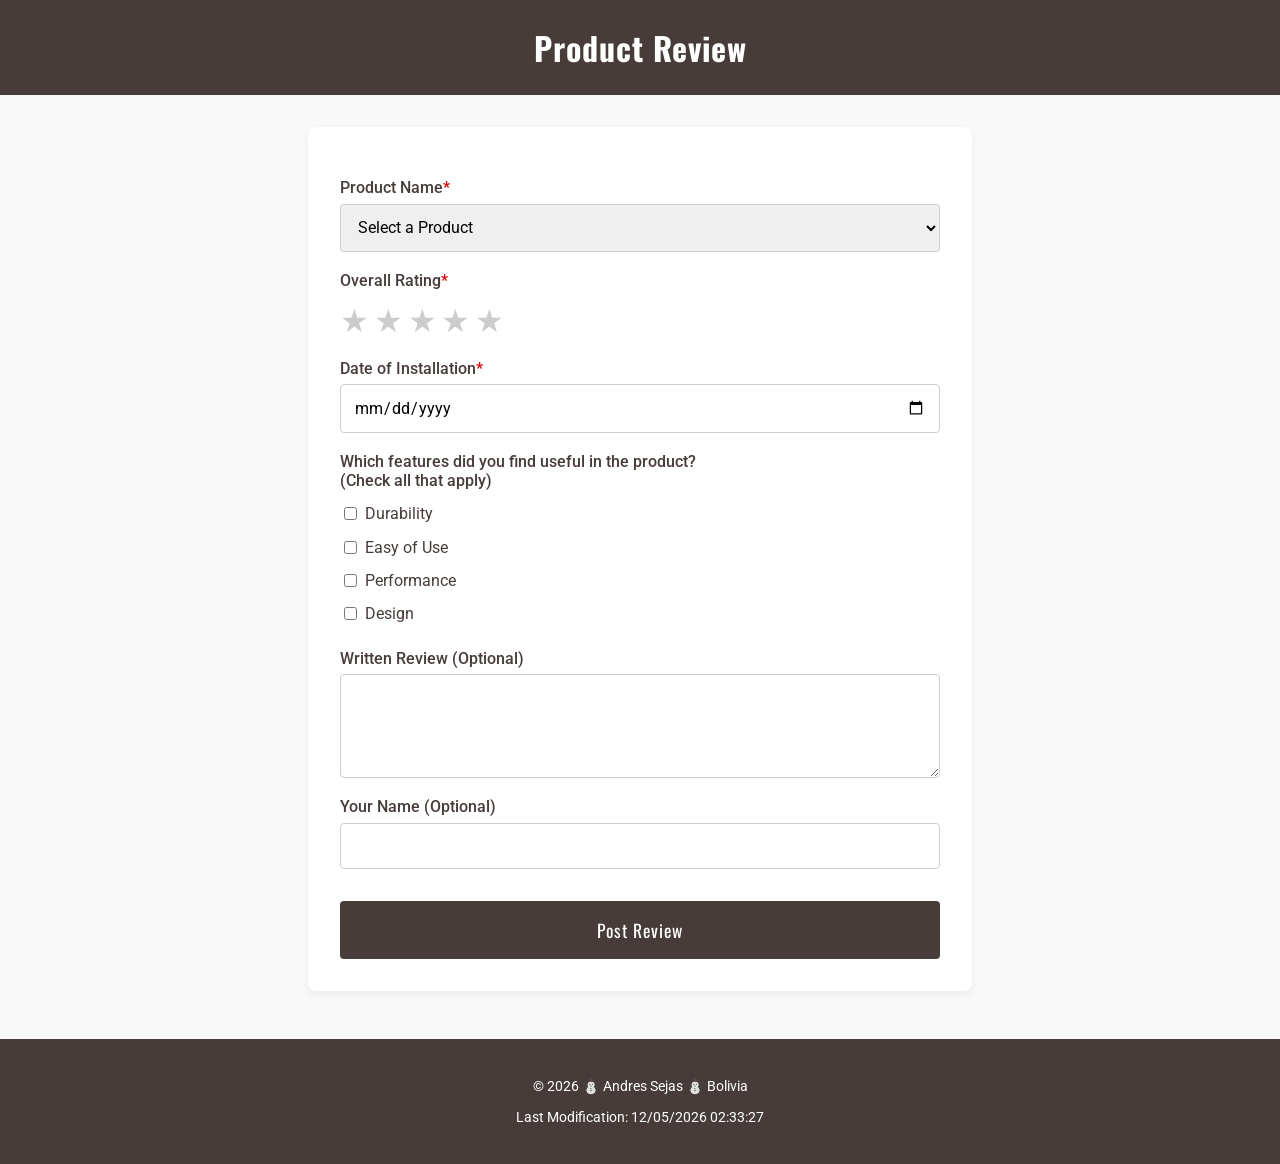
<file: form.html>
<!DOCTYPE html>
<html lang="en">

<head>
    <meta charset="UTF-8">
    <meta name="viewport" content="width=device-width, initial-scale=1.0">
    <title>Product Review</title>
    <meta name="description" content="Complete this form to submit your product reviews, ratings, and valuable feedback.">
    <meta name="author" content="Andres Sejas">

    <link rel="stylesheet" href="styles/form.css">

    <script src="scripts/getdates.js" defer></script>
    <script src="scripts/form.js" defer></script>

    <link rel="preconnect" href="https://fonts.googleapis.com">
    <link rel="preconnect" href="https://fonts.gstatic.com" crossorigin>
    <link href="https://fonts.googleapis.com/css2?family=Oswald:wght@200..700&family=Roboto:ital,wght@0,100..900;1,100..900&display=swap" rel="stylesheet">
    
</head>

<body>
    <header>
        <h1>Product Review</h1>
    </header>
    <main>
        <form action="review.html" method="get">
            <label class="req" for="productName">Product Name</label>
            <select name="productName" id="productName" required>
                <option value="" disabled selected>Select a Product</option>
            </select>

            <label class="req">Overall Rating</label>
            <div class="stars">
                <input type="radio" id="fivestar" name="stars" value="5" required><label for="fivestar"></label>
                <input type="radio" id="fourstar" name="stars" value="4" required><label for="fourstar"></label>
                <input type="radio" id="threestar" name="stars" value="3" required><label for="threestar"></label>
                <input type="radio" id="twostar" name="stars" value="2" required><label for="twostar"></label>
                <input type="radio" id="onestar" name="stars" value="1" required><label for="onestar"></label>
            </div>

            <label class="req" for="installationDate">Date of Installation</label>
            <input type="date" id="installationDate" name="installationDate" required>

            <label>Which features did you find useful in the product?<br>(Check all that apply)</label>
            <label><input type="checkbox" id="durability" name="usefulFeatures" value="durability"> Durability</label>
            <label><input type="checkbox" id="easyUse" name="usefulFeatures" value="easyUse"> Easy of Use</label>
            <label><input type="checkbox" id="performance" name="usefulFeatures" value="performance">
                Performance</label>
            <label><input type="checkbox" id="design" name="usefulFeatures" value="design"> Design</label>

            <label for="review">Written Review (Optional)</label>
            <textarea id="review" name="review" rows="4"></textarea>

            <label for="userName">Your Name (Optional)</label>
            <input type="text" id="userName" name="userName">

            <button type="submit" value="Post Review">Post Review</button>
        </form>
    </main>
    <footer>
        <p>&copy; <span id="currentyear"></span> ⛄ Andres Sejas ⛄ Bolivia</p>
        <p id="lastModified"></p>
    </footer>
</body>

</html>
</file>
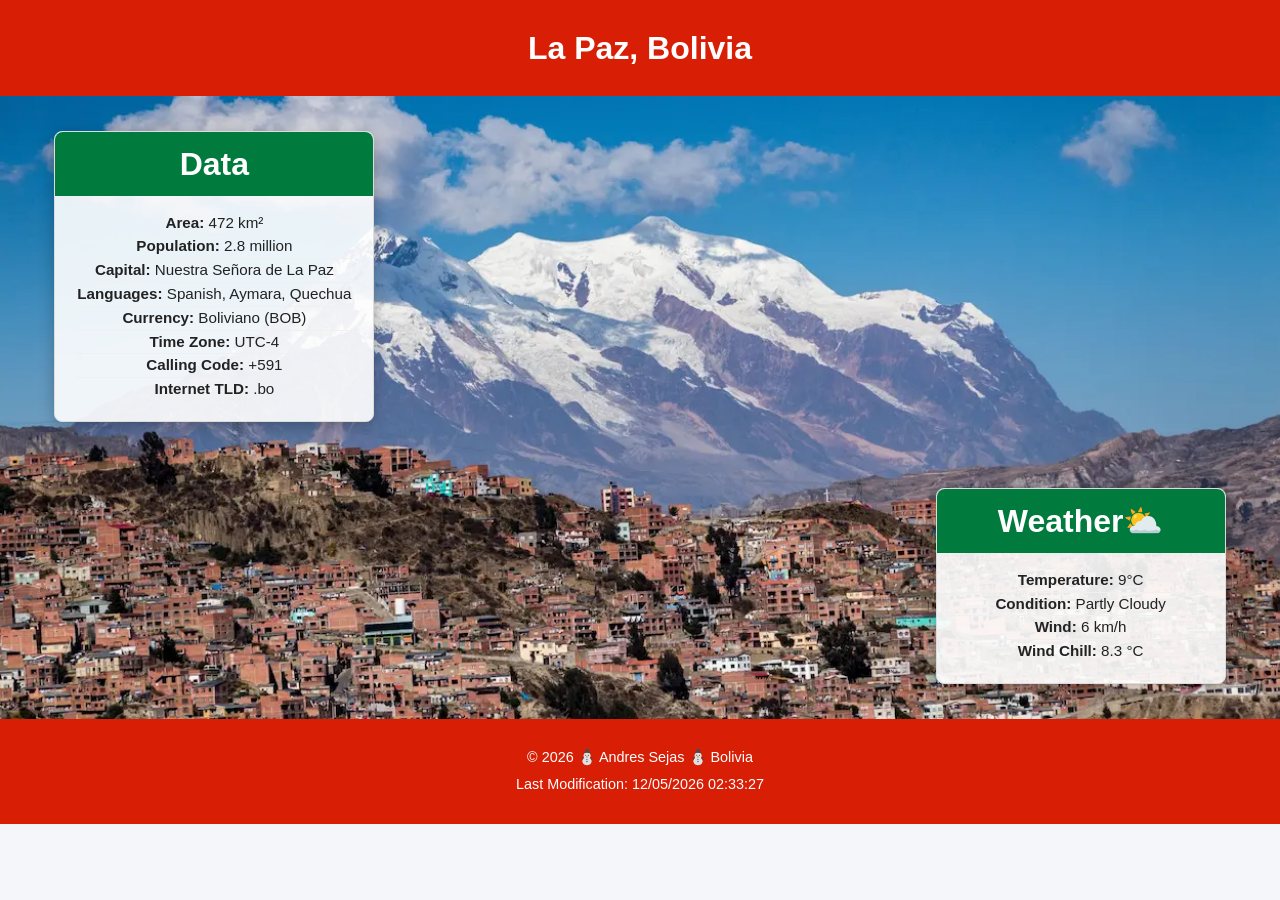
<file: place.html>
<!DOCTYPE html>
<html lang="en">
<head>
    <meta charset="UTF-8">
    <meta name="viewport" content="width=device-width, initial-scale=1.0">
    <title>My Country Page</title>
    <meta name="description" content="Discover La Paz, Bolivia, its geography, culture, and weather details.">
    <meta name="author" content="Andres Sejas">

    <link rel="stylesheet" href="styles/place.css">
    <link rel="stylesheet" href="styles/place-large.css">

    <script src="scripts/place.js" defer></script>
    <script src="scripts/getdates.js" defer></script>
</head>
<body>
    <header>
        <h1>La Paz, Bolivia</h1>
    </header>
    
    <main>
        <div class="hero">
            <picture>
                <source media="(min-width: 768px)" srcset="images/la-paz-large.webp">
                <img src="images/la-paz-small.webp" alt="La Paz and Mount Illimani" width="800" height="500">
            </picture>
        </div>

        <section class="card data-card">
            <h2>Data</h2>
            <ul>
                <li><strong>Area:</strong> 472 km²</li>
                <li><strong>Population:</strong> 2.8 million</li>
                <li><strong>Capital:</strong> Nuestra Señora de La Paz</li>
                <li><strong>Languages:</strong> Spanish, Aymara, Quechua</li>
                <li><strong>Currency:</strong> Boliviano (BOB)</li>
                <li><strong>Time Zone:</strong> UTC-4</li>
                <li><strong>Calling Code:</strong> +591</li>
                <li><strong>Internet TLD:</strong> .bo</li>
            </ul>
        </section>

        <section class="card weather-card">
            <h2>Weather</h2>
            <img id="weathericon" src="images/weather-icon.svg" alt="Sun and cloud weather symbol" width="150">
            <ul>
                <li><strong>Temperature:</strong> <span id="temp">9</span>°C</li>
                <li><strong>Condition:</strong> Partly Cloudy</li>
                <li><strong>Wind:</strong> <span id="wind">6</span> km/h</li>
                <li><strong>Wind Chill:</strong> <span id="windchill"></span></li>
            </ul>
        </section>
    </main>

    <footer>
        <p>&copy; <span id="currentyear"></span> ⛄ Andres Sejas ⛄ Bolivia</p>
        <p id="lastModified"></p>
    </footer>
</body>
</html>
</file>
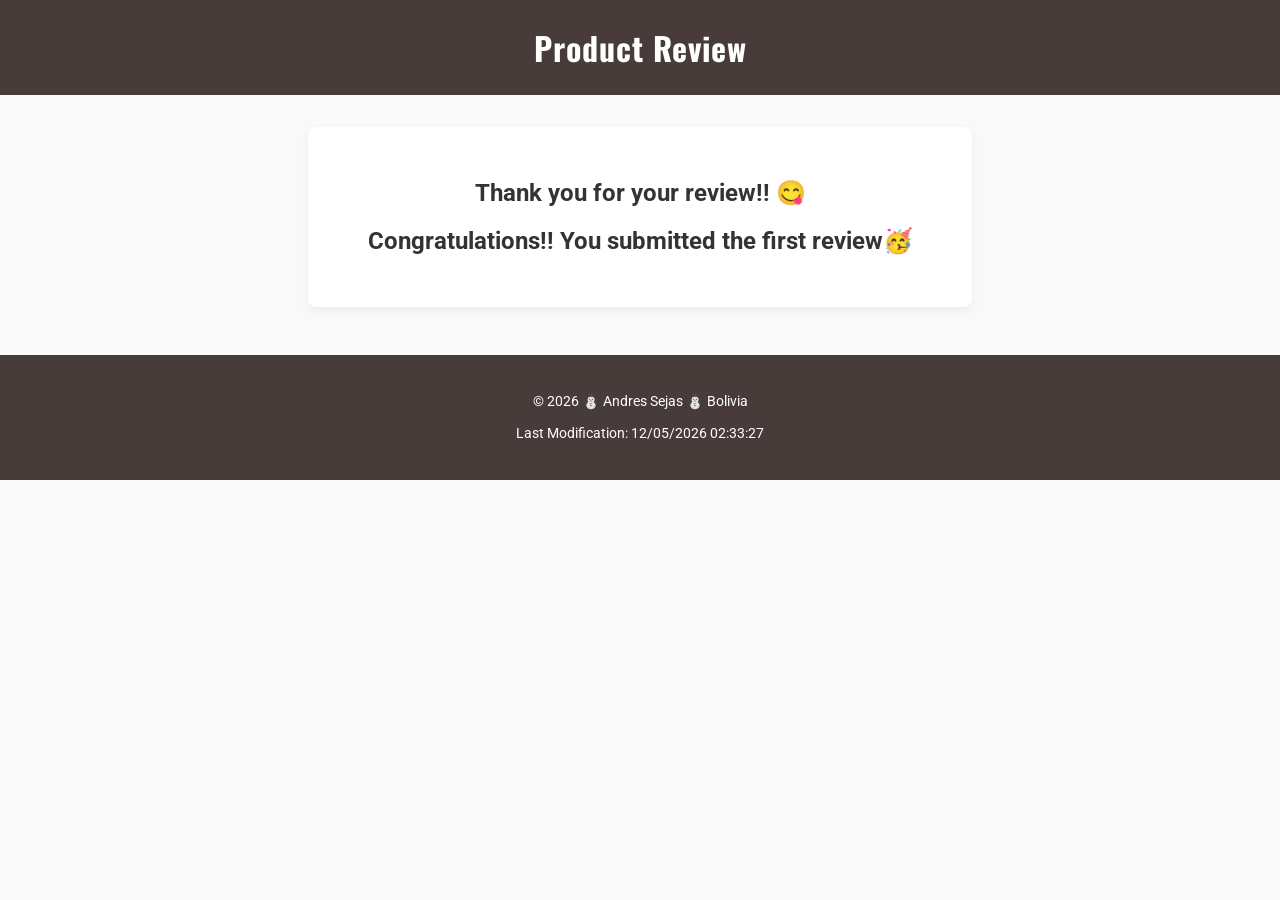
<file: review.html>
<!DOCTYPE html>
<html lang="en">

<head>
    <meta charset="UTF-8">
    <meta name="viewport" content="width=device-width, initial-scale=1.0">
    <title>Product Review</title>
    <meta name="description" content="Form page to submit product reviews and feedback.">
    <meta name="author" content="Andres Sejas">

    <link rel="stylesheet" href="styles/form.css">

    <script src="scripts/getdates.js" defer></script>
    <script src="scripts/review.js" defer></script>

    <link rel="preconnect" href="https://fonts.googleapis.com">
    <link rel="preconnect" href="https://fonts.gstatic.com" crossorigin>
    <link href="https://fonts.googleapis.com/css2?family=Oswald:wght@200..700&family=Roboto:ital,wght@0,100..900;1,100..900&display=swap" rel="stylesheet">
</head>

<body>
    <header>
        <h1>Product Review</h1>
    </header>
    <main class="card-confirmation">
        <h2>Thank you for your review!! 😋</h2>
        <h2 id="textNumber"></h2>
    </main>
    <footer>
        <p>&copy; <span id="currentyear"></span> ⛄ Andres Sejas ⛄ Bolivia</p>
        <p id="lastModified"></p>
    </footer>
</body>

</html>
</file>
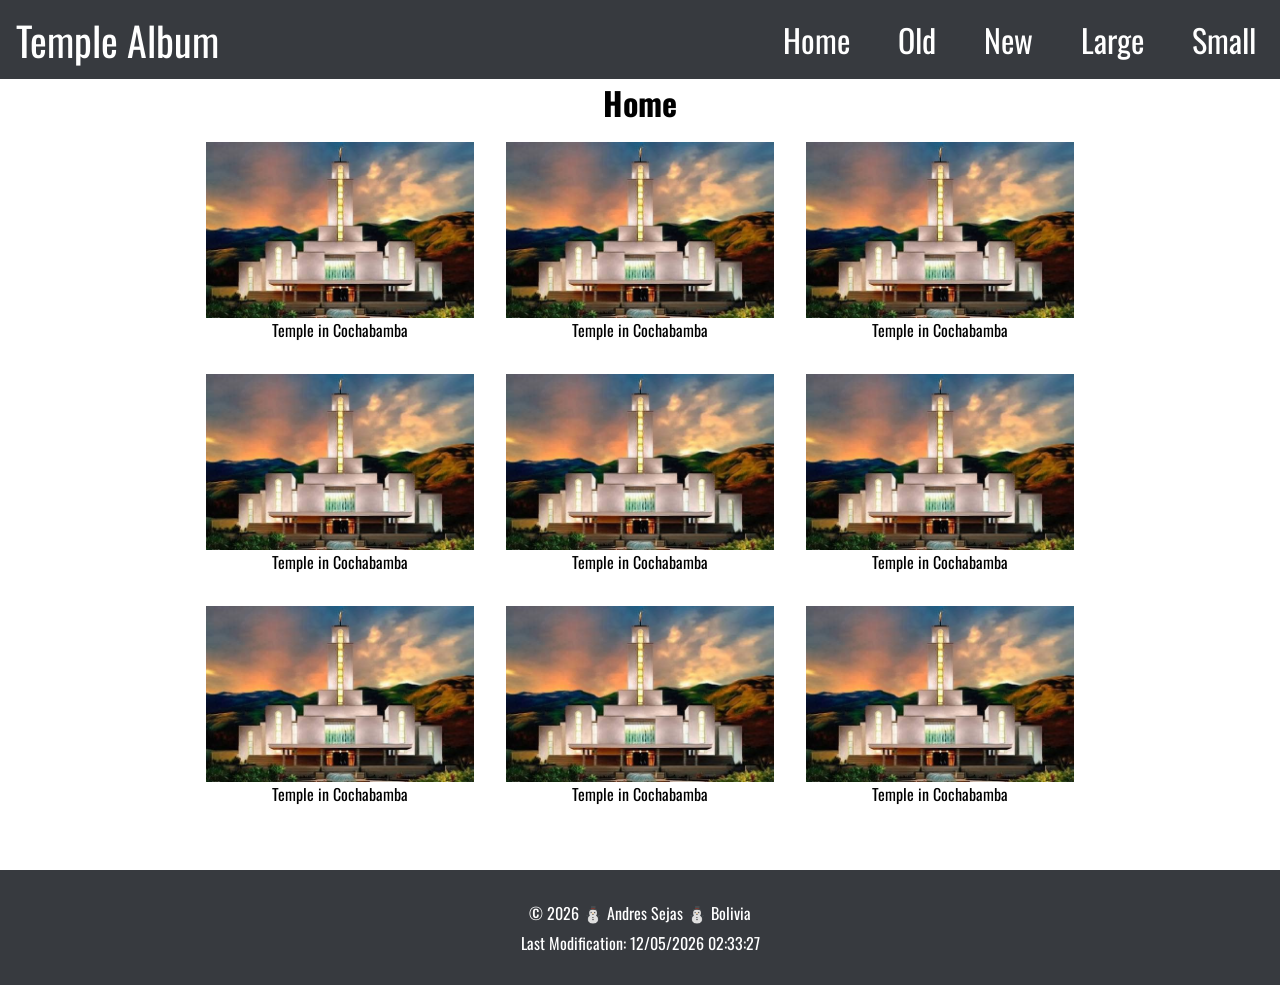
<file: temples.html>
<!DOCTYPE html>
<html lang="en">
<head>
    <meta charset="UTF-8">
    <meta name="viewport" content="width=device-width, initial-scale=1.0">
    <title>My temples Website</title>
    <meta name="description" content="A website dedicated to showcasing various temples around the world. Explore the rich history, architecture, and cultural significance of these sacred places.">
    <meta name="author" content="Andres Sejas">

    <link rel="stylesheet" href="styles/temples.css">
    <link rel="stylesheet" href="styles/temples-large.css">

    <script src="scripts/temples.js" defer></script>
    <script src="scripts/getdates.js" defer></script>

    <link rel="preconnect" href="https://fonts.googleapis.com">
    <link rel="preconnect" href="https://fonts.gstatic.com" crossorigin>
    <link href="https://fonts.googleapis.com/css2?family=Oswald:wght@200..700&family=Roboto:ital,wght@0,100..900;1,100..900&display=swap" rel="stylesheet">
</head>
<body>
    <header>
        <p class="title">Temple Album</p>
        <a id="menu" href="#" aria-label="open menu"></a>
        <nav>
            <ul>
                <li><a href="index.html">Home</a></li>
                <li><a href="#">Old</a></li>
                <li><a href="#">New</a></li>
                <li><a href="#">Large</a></li>
                <li><a href="#">Small</a></li>
            </ul>
        </nav>
    </header>
    <main>
        <h1>Home</h1>
        <div class="container">
            <figure>
                <img src="images/cochabamba-temple.jpg" alt="Temple in Cochabamba" width="300" height="197">
                <figcaption>Temple in Cochabamba</figcaption>
            </figure>
            <figure>
                <img src="images/cochabamba-temple.jpg" alt="Temple in Cochabamba" width="300" height="197">
                <figcaption>Temple in Cochabamba</figcaption>
            </figure>
            <figure>
                <img src="images/cochabamba-temple.jpg" alt="Temple in Cochabamba" width="300" height="197">
                <figcaption>Temple in Cochabamba</figcaption>
            </figure>
            <figure>
                <img src="images/cochabamba-temple.jpg" alt="Temple in Cochabamba" width="300" height="197">
                <figcaption>Temple in Cochabamba</figcaption>
            </figure>
            <figure>
                <img src="images/cochabamba-temple.jpg" alt="Temple in Cochabamba" width="300" height="197">
                <figcaption>Temple in Cochabamba</figcaption>
            </figure>
            <figure>
                <img src="images/cochabamba-temple.jpg" alt="Temple in Cochabamba" width="300" height="197">
                <figcaption>Temple in Cochabamba</figcaption>
            </figure>
            <figure>
                <img src="images/cochabamba-temple.jpg" alt="Temple in Cochabamba" width="300" height="197">
                <figcaption>Temple in Cochabamba</figcaption>
            </figure>
            <figure>
                <img src="images/cochabamba-temple.jpg" alt="Temple in Cochabamba" width="300" height="197">
                <figcaption>Temple in Cochabamba</figcaption>
            </figure>
            <figure>
                <img src="images/cochabamba-temple.jpg" alt="Temple in Cochabamba" width="300" height="197">
                <figcaption>Temple in Cochabamba</figcaption>
            </figure>
        </div>
    </main>
    <footer>
        <p>&copy; <span id="currentyear"></span> ⛄ Andres Sejas ⛄ Bolivia</p>
        <p id="lastModified"></p>
    </footer>
</body>
</html>
</file>
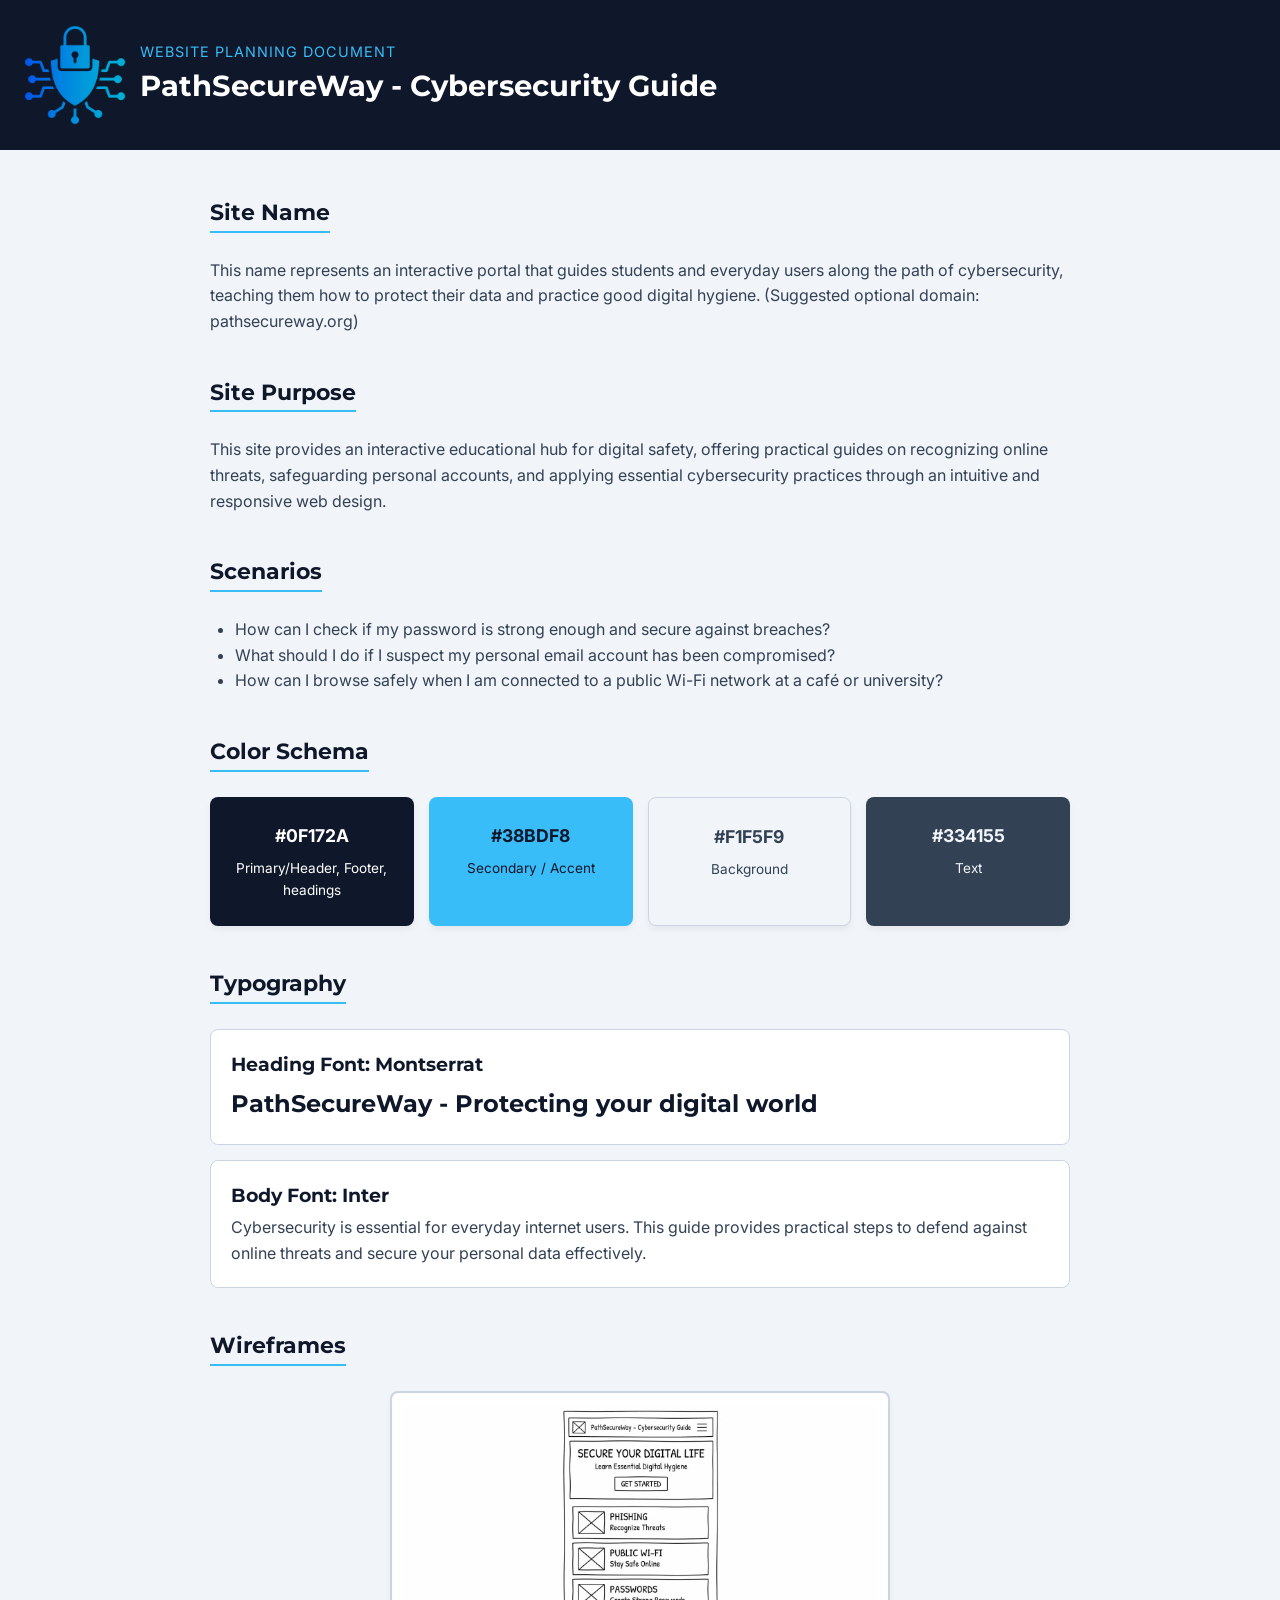
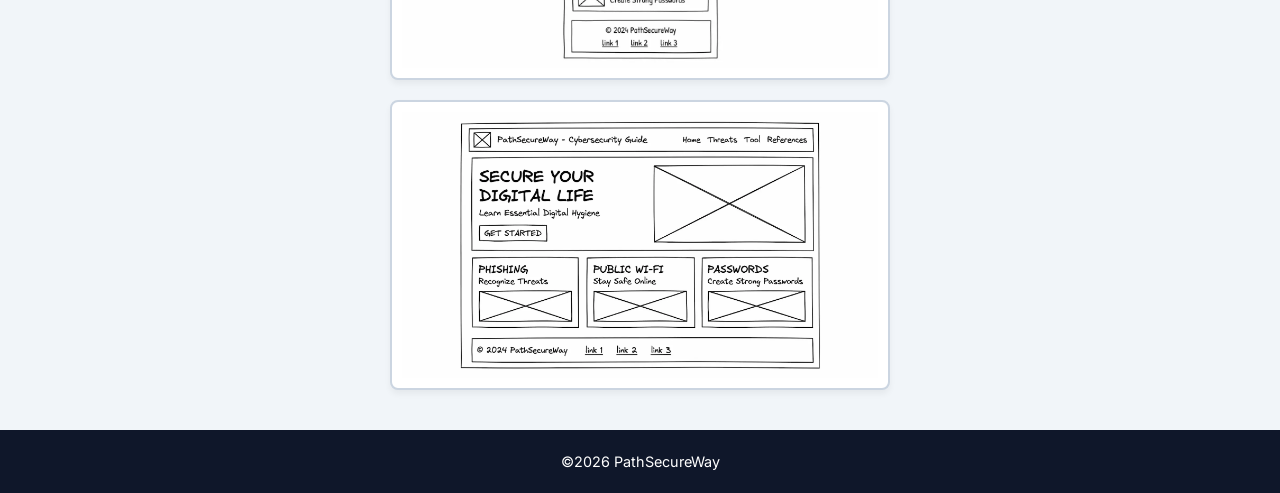
<file: finalproject/siteplan.html>
<!DOCTYPE html>
<html lang="en">
<head>
    <meta charset="UTF-8">
    <meta name="viewport" content="width=device-width, initial-scale=1.0">
    <title>Final Project Site Plan</title>
    <meta name="description" content="Website planning document for PathSecureWay, a cybersecurity educational guide and resource portal.">
    <meta name="author" content="Andres Sejas">

    <link rel="stylesheet" href="styles/siteplan.css">

    <link rel="preconnect" href="https://fonts.googleapis.com">
<link rel="preconnect" href="https://fonts.gstatic.com" crossorigin>
<link href="https://fonts.googleapis.com/css2?family=Inter:ital,opsz,wght@0,14..32,100..900;1,14..32,100..900&family=Montserrat:ital,wght@0,100..900;1,100..900&display=swap" rel="stylesheet">
</head>
<body>
    <header>
        <img src="images/logo.webp" alt="a padlock with a shield and circuitry" width="100" height="100" loading="lazy">
        <div class="title">
            <p>Website Planning Document</p>
            <h1>PathSecureWay - Cybersecurity Guide</h1>
        </div>
    </header>
    <main>
        <h2>Site Name</h2>
        <p>This name represents an interactive portal that guides students and everyday users along the path of cybersecurity, teaching them how to protect their data and practice good digital hygiene. (Suggested optional domain: pathsecureway.org)</p>
        
        <h2>Site Purpose</h2>
        <p>This site provides an interactive educational hub for digital safety, offering practical guides on recognizing online threats, safeguarding personal accounts, and applying essential cybersecurity practices through an intuitive and responsive web design.</p>
        
        <h2>Scenarios</h2>
        <ul>
            <li>
                <p>How can I check if my password is strong enough and secure against breaches?</p>
            </li>
            <li>
                <p>What should I do if I suspect my personal email account has been compromised?</p>
            </li>
            <li>
                <p>How can I browse safely when I am connected to a public Wi-Fi network at a café or university?</p>
            </li>
        </ul>
        
        <h2>Color Schema</h2>        
        <div class="color-box-container">
            <div class="color-card primary">
                <span class="hex">#0F172A</span>
                <span class="usage">Primary/Header, Footer, headings</span>
            </div>
            
            <div class="color-card secondary">
                <span class="hex">#38BDF8</span>
                <span class="usage">Secondary / Accent</span>
            </div>
            
            <div class="color-card background">
                <span class="hex">#F1F5F9</span>
                <span class="usage">Background</span>
            </div>
            
            <div class="color-card text">
                <span class="hex">#334155</span>
                <span class="usage">Text</span>
            </div>
        </div>

        <h2>Typography</h2>
        <div class="fonts-container">
            <div class="font-example">
                <h3>Heading Font: Montserrat</h3>
                <p class="sample-heading">PathSecureWay - Protecting your digital world</p>
            </div>
    
            <div class="font-example">
                <h3>Body Font: Inter</h3>
                <p class="sample-body">Cybersecurity is essential for everyday internet users. This guide provides practical steps to defend against online threats and secure your personal data effectively.</p>
            </div>
        </div>

        <h2>Wireframes</h2>
        <div class="wireframes">
            <img src="images/phonewire.webp" alt="It's a phone website wireframe" loading="lazy" height="300">
            <img src="images/desktopwire.webp" alt="It's a desktop website wireframe" loading="lazy" height="300">
        </div>

    </main>
    <footer>
                <p>&copy;2026 PathSecureWay</p>
    </footer>
</body> 
</html>
</file>
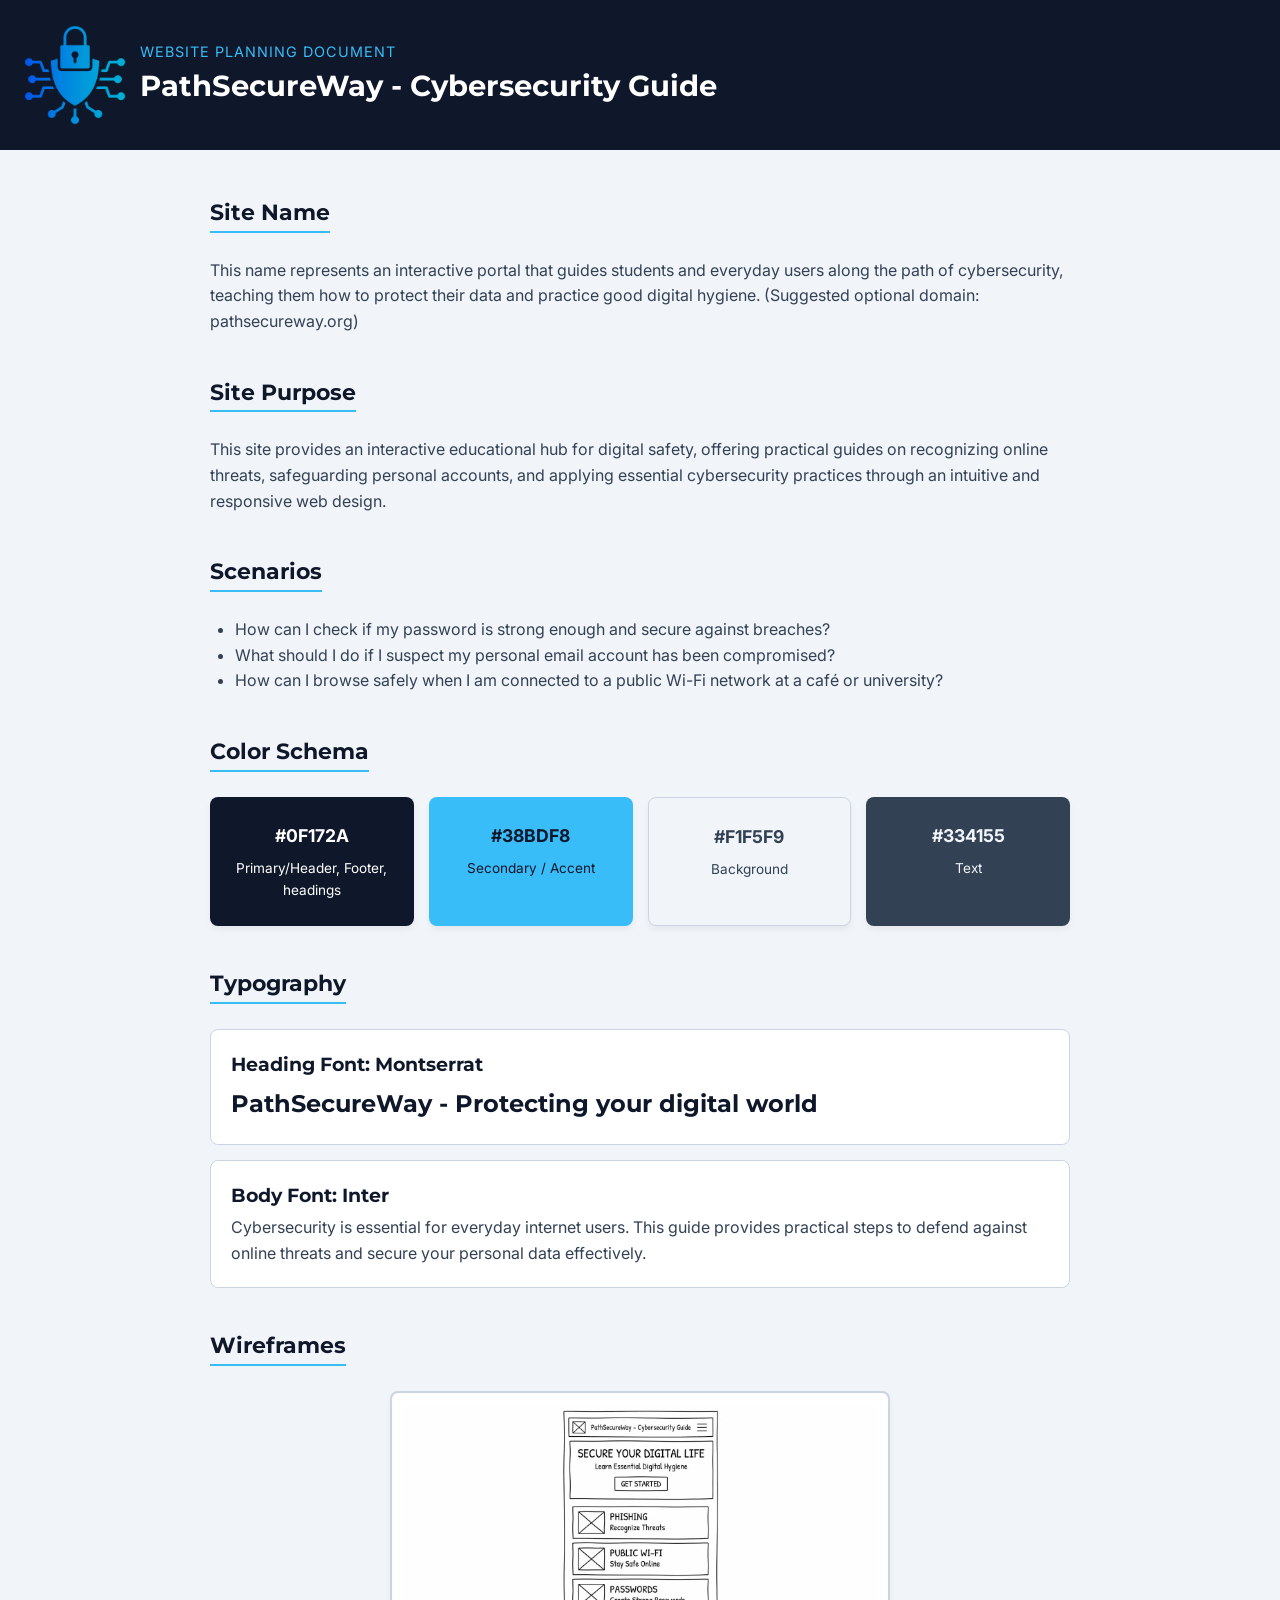
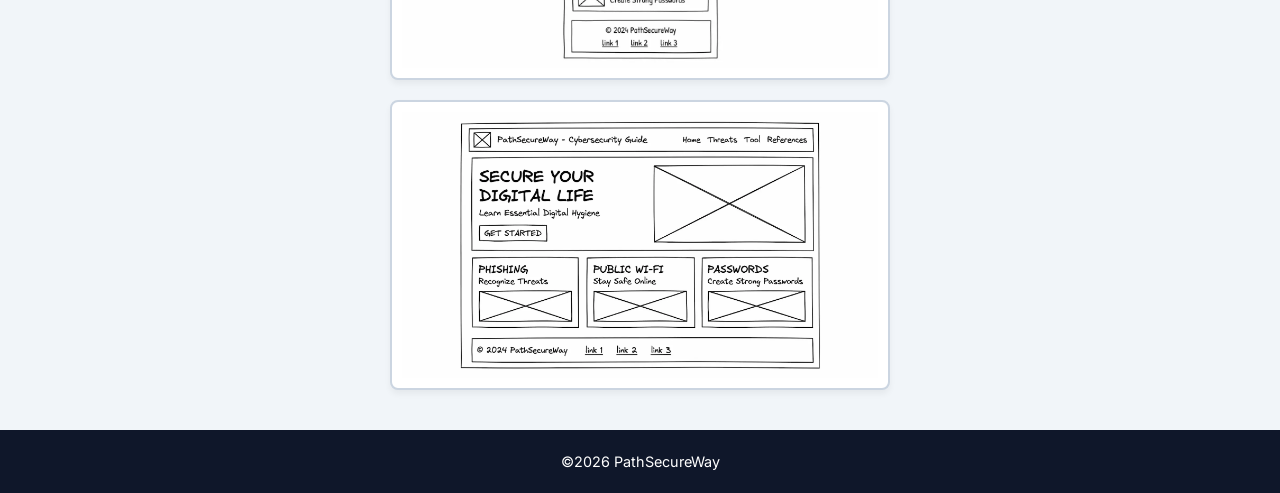
<file: project/siteplan.html>
<!DOCTYPE html>
<html lang="en">
<head>
    <meta charset="UTF-8">
    <meta name="viewport" content="width=device-width, initial-scale=1.0">
    <title>Final Project Site Plan</title>
    <meta name="description" content="Website planning document for PathSecureWay, a cybersecurity educational guide and resource portal.">
    <meta name="author" content="Andres Sejas">

    <link rel="stylesheet" href="styles/siteplan.css">

    <link rel="preconnect" href="https://fonts.googleapis.com">
<link rel="preconnect" href="https://fonts.gstatic.com" crossorigin>
<link href="https://fonts.googleapis.com/css2?family=Inter:ital,opsz,wght@0,14..32,100..900;1,14..32,100..900&family=Montserrat:ital,wght@0,100..900;1,100..900&display=swap" rel="stylesheet">
</head>
<body>
    <header>
        <img src="images/logo.webp" alt="a padlock with a shield and circuitry" width="100" height="100" loading="lazy"/>
        <div class="title">
            <p>Website Planning Document</p>
            <h1>PathSecureWay - Cybersecurity Guide</h1>
        </div>
    </header>
    <main>
        <h2>Site Name</h2>
        <p>This name represents an interactive portal that guides students and everyday users along the path of cybersecurity, teaching them how to protect their data and practice good digital hygiene. (Suggested optional domain: pathsecureway.org)</p>
        
        <h2>Site Purpose</h2>
        <p>This site provides an interactive educational hub for digital safety, offering practical guides on recognizing online threats, safeguarding personal accounts, and applying essential cybersecurity practices through an intuitive and responsive web design.</p>
        
        <h2>Scenarios</h2>
        <ul>
            <li>
                <p>How can I check if my password is strong enough and secure against breaches?</p>
            </li>
            <li>
                <p>What should I do if I suspect my personal email account has been compromised?</p>
            </li>
            <li>
                <p>How can I browse safely when I am connected to a public Wi-Fi network at a café or university?</p>
            </li>
        </ul>
        
        <h2>Color Schema</h2>        
        <div class="color-box-container">
            <div class="color-card primary">
                <span class="hex">#0F172A</span>
                <span class="usage">Primary/Header, Footer, headings</span>
            </div>
            
            <div class="color-card secondary">
                <span class="hex">#38BDF8</span>
                <span class="usage">Secondary / Accent</span>
            </div>
            
            <div class="color-card background">
                <span class="hex">#F1F5F9</span>
                <span class="usage">Background</span>
            </div>
            
            <div class="color-card text">
                <span class="hex">#334155</span>
                <span class="usage">Text</span>
            </div>
        </div>

        <h2>Typography</h2>
        <div class="fonts-container">
            <div class="font-example">
                <h3>Heading Font: Montserrat</h3>
                <p class="sample-heading">PathSecureWay - Protecting your digital world</p>
            </div>
    
            <div class="font-example">
                <h3>Body Font: Inter</h3>
                <p class="sample-body">Cybersecurity is essential for everyday internet users. This guide provides practical steps to defend against online threats and secure your personal data effectively.</p>
            </div>
        </div>

        <h2>Wireframes</h2>
        <div class="wireframes">
            <img src="images/phonewire.webp" alt="It's a phone website wireframe" loading="lazy" height="300">
            <img src="images/desktopwire.webp" alt="It's a desktop website wireframe" loading="lazy" height="300">
        </div>

    </main>
    <footer>
                <p>&copy;2026 PathSecureWay</p>
    </footer>
</body> 
</html>
</file>
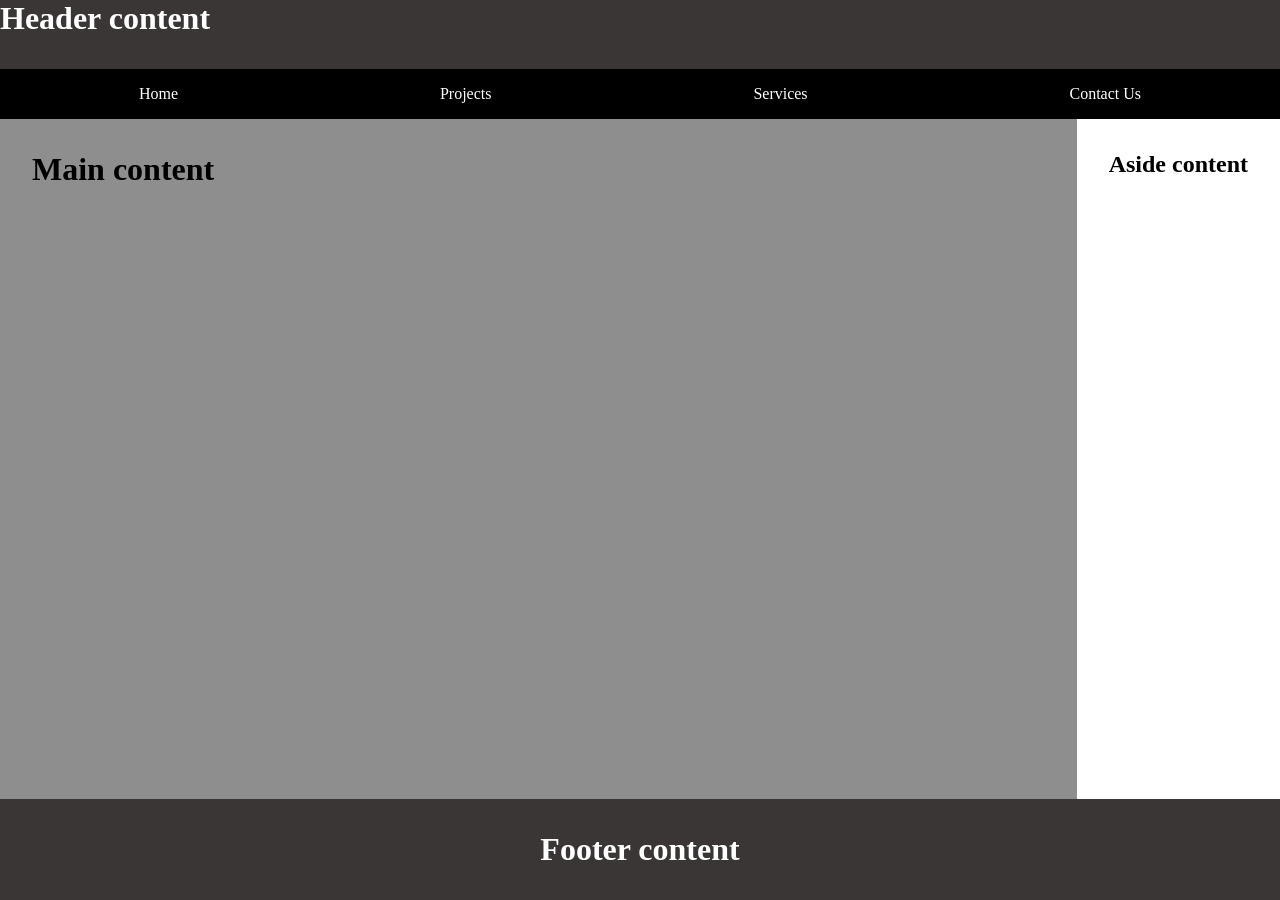
<file: week01/basic-layout.html>
<!DOCTYPE html>
<html lang="en">
<head>
    <meta charset="UTF-8">
    <meta name="viewport" content="width=device-width, initial-scale=1.0">
    <title>Basic Layout</title>
    <link rel="stylesheet" href="styles/layout.css">
</head>
<body>
    <header>
        <h1>Header content</h1>
        <nav>
            <a href="#">Home</a>
            <a href="#">Projects</a>
            <a href="#">Services</a>
            <a href="#">Contact Us</a>
        </nav>
    </header>
    <main>
        <h1>Main content</h1>
    </main>
    <aside>
        <h1>Aside content</h1>    
    </aside>
    <footer>
        <h1>Footer content</h1>
    </footer>

</body>
</html>
</file>
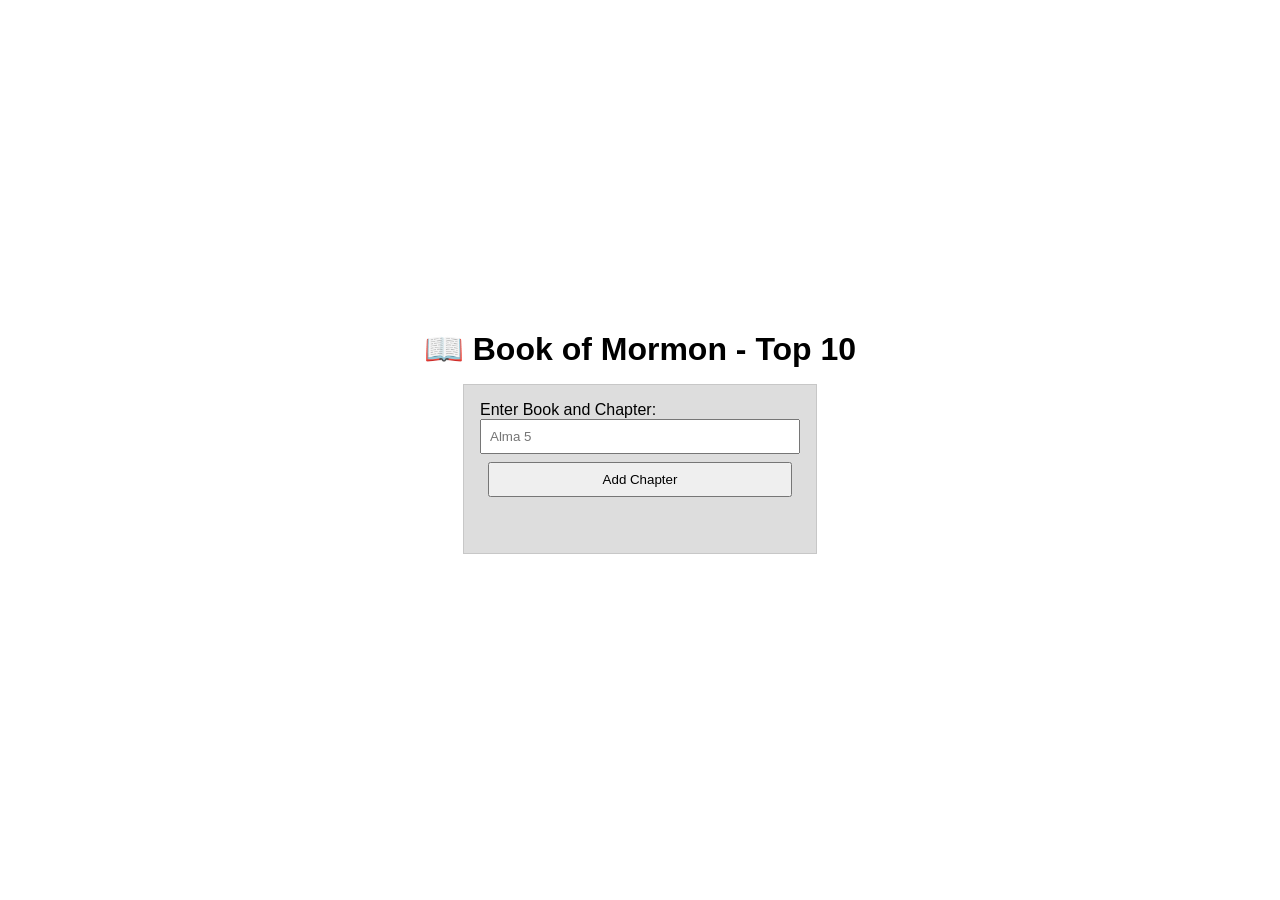
<file: week02/bom.html>
<!DOCTYPE html>
<html lang="en">
<head>
    <meta charset="UTF-8">
    <meta name="viewport" content="width=device-width, initial-scale=1.0">
    <title>Bom</title>
    <link rel="stylesheet" href="styles/bom.css">
    <script src="scripts/bom.js" defer></script>
</head>
<body>
    <h1>📖 Book of Mormon - Top 10</h1>
<main>
	<label for="favchap">Enter Book and Chapter: </label>
    <p class="error" id="error-message"></p>
	<input type="text" id="favchap" placeholder="Alma 5">
	<button type="submit">Add Chapter</button>
	<ul id="list"></ul>
</main>
</body>
</html>
</file>
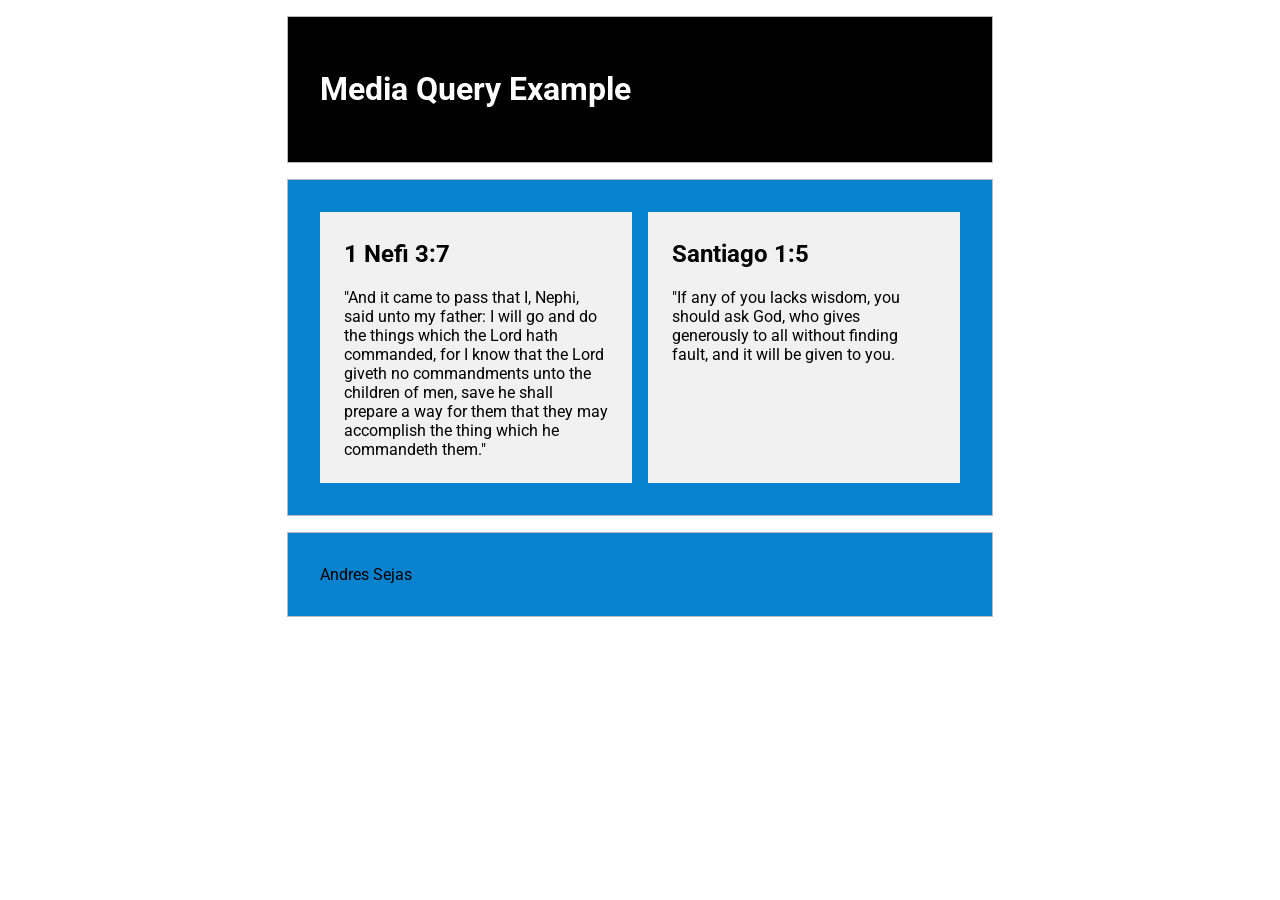
<file: week02/media-query.html>
<!DOCTYPE html>
<html lang="en">
<head>
    <meta charset="UTF-8">
    <meta name="viewport" content="width=device-width, initial-scale=1.0">
    <title>Media Query</title>
    <meta name="description" content="This is a media query example">
    <meta name="author" content="Andres Sejas">
    <link rel="preconnect" href="https://fonts.googleapis.com">
    <link rel="preconnect" href="https://fonts.gstatic.com" crossorigin>
    <link href="https://fonts.googleapis.com/css2?family=Roboto:ital,wght@0,100..900;1,100..900&display=swap" rel="stylesheet">
    <link rel="stylesheet" href="styles/media-query.css">
    <link rel="stylesheet" href="styles/media-query-large.css">
</head>
<body>
    <header>
        <h1>Media Query Example</h1>
    </header>
    <main>
        <section>
            <h2>1 Nefi 3:7</h2>
            <p>"And it came to pass that I, Nephi, said unto my father: I will go and do the things which the Lord hath commanded, for I know that the Lord giveth no commandments unto the children of men, save he shall prepare a way for them that they may accomplish the thing which he commandeth them."</p>
        </section>
        <section>
            <h2>Santiago 1:5</h2>
            <p>"If any of you lacks wisdom, you should ask God, who gives generously to all without finding fault, and it will be given to you.</p>
        </section>
    </main>
    <footer>Andres Sejas</footer>
</body>
</html>
</file>
<file: styles/form.css>
:root {
    --primary-color: #473c39;
    --secondary-color: #a4d4db;
    --background-color: #f9f9f9;
    --text-color: #333333;
    --white: #ffffff;
}

body {
    font-family: 'Roboto', sans-serif;
    background-color: var(--background-color);
    color: var(--text-color);
    margin: 0;
    padding: 0;
}

header {
    background-color: var(--primary-color);
    color: var(--white);
    padding: 1.5rem;
    text-align: center;
}

header h1 {
    font-family: 'Oswald', sans-serif;
    margin: 0;
    font-size: 2rem;
    letter-spacing: 1px;
}

main {
    max-width: 600px;
    margin: 2rem auto;
    padding: 2rem;
    background-color: var(--white);
    border-radius: 8px;
    box-shadow: 0 4px 10px rgba(0, 0, 0, 0.05);
}


form {
    display: flex;
    flex-direction: column;
}

label {
    font-weight: 500;
    margin-top: 1.2rem;
    margin-bottom: 0.4rem;
    color: var(--primary-color);
}

.req::after{
    content: "*";
    color: rgb(216, 3, 3);
}

input[type="text"],
input[type="date"],
select,
textarea {
    padding: 0.8rem;
    font-size: 1rem;
    border: 1px solid #ccc;
    border-radius: 4px;
    width: 100%;
    box-sizing: border-box;
    font-family: inherit;
}

input:focus,
select:focus,
textarea:focus {
    outline: none;
    border-color: var(--secondary-color);
    box-shadow: 0 0 5px rgba(164, 212, 219, 0.5);
}

.stars {
    display: flex;
    flex-direction: row-reverse;
    justify-content: flex-end;
    gap: 0.3rem;
    margin-top: 0.3rem;
}

.stars input {
    display: none; 
}

.stars label {
    font-size: 2rem;
    color: #ccc; 
    cursor: pointer;
    margin: 0;
}

.stars label::before {
    content: "★";
}

.stars input:checked ~ label,
.stars label:hover,
.stars label:hover ~ label {
    color: #f39c12; 
}

input[type="checkbox"] {
    margin-right: 0.5rem;
    accent-color: var(--primary-color);
}

form label:has(input[type="checkbox"]) {
    font-weight: normal;
    display: flex;
    align-items: center;
    margin-top: 0.5rem;
    cursor: pointer;
}

button[type="submit"] {
    background-color: var(--primary-color);
    color: var(--white);
    border: none;
    border-radius: 4px;
    padding: 1rem;
    font-size: 1.1rem;
    font-family: 'Oswald', sans-serif;
    letter-spacing: 1px;
    cursor: pointer;
    margin-top: 2rem;
    transition: background-color 0.3s ease;
}

button[type="submit"]:hover {
    background-color: #2c2523;
}

.card-confirmation{
    text-align: center;
}

/* --- FOOTER --- */
footer {
    text-align: center;
    padding: 1.5rem;
    background-color: var(--primary-color);
    color: var(--white);
    margin-top: 3rem;
    font-size: 0.9rem;
}

@media screen and (max-width: 640px) {
    main {
        padding: 1rem;
        margin: 1rem;
    }
    
    header h1 {
        font-size: 1.5rem;
    }
}
</file>
<file: styles/place.css>
:root {
    --primary-color: #D81E05;
    --secondary-color: #007A3D;
    --dark-color: #222222;
    --light-bg: #f4f6f9;
    --card-bg: #ffffff;
    --main-font: sans-serif;
}

* {
    margin: 0;
    padding: 0;
    box-sizing: border-box;
    font-family: var(--main-font);
}

body {
    background-color: var(--light-bg);
    color: var(--dark-color);
    line-height: 1.5;
}

header {
    background-color: var(--primary-color);
    padding: 1.5rem;
    text-align: center;
}

header h1 {
    color: var(--card-bg);
    font-size: 2rem;
}

main {
    padding: 0;
    display: flex;
    flex-direction: column;
    gap: 1.5rem;
}

.hero img {
    width: 100%;
    height: auto;
    display: block;
}

.card {
    background-color: var(--card-bg);
    border: 1px solid #dcdcdc;
    border-radius: 8px;
    padding: 1.25rem;
    box-shadow: 0 2px 5px rgba(0, 0, 0, 0.05);
    margin: 1rem;
    text-align: center;
}

.card h2 {
    background-color: var(--secondary-color);
    color: var(--card-bg);
    padding: 0.5rem 1rem;
    margin: -1.25rem -1.25rem 1rem -1.25rem;
    border-radius: 8px 8px 0 0;
    font-size: 1.1rem;
    text-align: center;
}

.card ul {
    list-style: none;
    padding: 0;
}

.card li {
    border-bottom: 1px solid #f0f0f0;
    font-size: 0.95rem;
}

.card li:last-child {
    border-bottom: none;
}

footer {
    background-color: var(--primary-color);
    color: var(--card-bg);
    text-align: center;
    padding: 1.5rem;
    margin-top: 2rem;
}

footer p {
    color: var(--card-bg);
    margin: 0.3rem 0;
    font-size: 0.9rem;
}
</file>
<file: styles/place-large.css>
@media (min-width: 768px) {

    body {
        margin: 0 auto;
        background-color: var(--light-bg);
    }

    main {
        position: relative;
        width: 100%;
        margin: 0 auto;
    }


    .hero {
        width: 100%;
    }

    .hero img {
        width: 100%;
        height: auto;
        display: block;
    }

    .data-card {
        position: absolute;
        top: 3%;
        left: 3%;
        width: clamp(240px, 28vw, 320px);
        background-color: rgba(255, 255, 255, 0.9);
        box-shadow: 0 4px 15px rgba(0, 0, 0, 0.25);
    }

    .weather-card {
        position: absolute;
        bottom: 3%;
        right: 3%;
        width: clamp(220px, 25vw, 290px);
        background-color: rgba(255, 255, 255, 0.9);
        box-shadow: 0 4px 15px rgba(0, 0, 0, 0.25);
    }

    .card h2{
        font-size: 2rem;
    }

    .card li {
        font-size: clamp(0.8rem, 1.2vw, 0.95rem);

    }

    footer{
        margin-top: 0;
    }

    .weather-card h2::after {
        content: "⛅";
    
    }

    #weathericon{
        display: none;
    }
}
</file>
<file: styles/temples.css>
:root{
    --primary-color: #373a3f;
    --secondary-color: #fff;
    --font-family: 'Oswald', sans-serif;
}


*{
    margin: 0;
    padding: 0;
	box-sizing: border-box;
}

body{
    font-family: var(--font-family);
}

header{
    background-color: var(--primary-color);
    color: var(--secondary-color);
    display: flex;
    justify-content: space-between; 
    align-items: center;           
    flex-wrap: wrap;

}

.title{
    padding-left: 1rem;
    font-size: 2.5rem;
}

#menu{
    text-decoration: none;
}

#menu::before{
    content: "≡";
    color: var(--secondary-color);
    font-size: 3rem;
    padding:0 1rem;
    display: block;
}

nav{
    width: 100%;
}

nav ul{
    list-style: none;
}

nav li{
    display: none;
    font-size: 2rem;
    text-align: center;
}

nav a{
    text-decoration: none;
    color: var(--secondary-color);
    margin: 0;
    padding: 1rem;
    display: block;
}

nav a:hover,
nav a:active{
    background-color: var(--secondary-color);
    color: var(--primary-color);

}

main { 
    max-width: 900px;
    margin: 0 auto;
}

main h1, main figure{
    text-align: center;
}

main figure{
    padding: 1rem
}

main figure img{
    max-width: 100%;
    height: auto;
    display: block;
}

.container {
	display: grid;
	grid-template-columns: repeat(auto-fit, minmax(250px, 1fr));
	place-items: center;
}

.show li{
    display: block;
}

#menu.show::before{
    content: "X";
}

/* Footer */

footer {
    background-color: var(--primary-color);
    color: var(--secondary-color);
    text-align: center;
    padding: 1.5rem;
    margin-top: 3rem;
}

footer p {
    margin: 0.4rem 0;
}
</file>
<file: styles/temples-large.css>
@media only screen and (min-width:755px){
    #menu{
        display: none;
    }
    
    nav{
        width: auto;
    }

    nav ul{
        display: flex;
    }

    nav li{
        display: block;
    }

    nav a {
        padding-left: 1.5rem ;
        padding-right: 1.5rem;
    }
}
</file>
<file: finalproject/styles/siteplan.css>
:root{
    --primary-color: #0F172A;
    --secondary-color: #38BDF8;
    --background-color: #F1F5F9;
    --text-color: #334155;
    --card-bg: #FFFFFF;
    --border-color: #CBD5E1;
    --heading-font: "Montserrat", sans-serif;
    --main-font: "Inter", sans-serif;
}

*{
    padding: 0;
    margin: 0;
    box-sizing: border-box;
}

body{
    font-family: var(--main-font);
    background-color: var(--background-color);
    color: var(--text-color);
    line-height: 1.6;
}

h1, h2, h3{
    font-family: var(--heading-font);
    color: var(--primary-color);
}

/* Header */
header{
    background-color: var(--primary-color);
    color: var(--secondary-color);
    display: flex;
    align-items: center;
    padding: 25px;
}

.title{
    margin-left: 15px;
}

.title p {
    font-size: 0.9rem;
    color: var(--secondary-color);
    text-transform: uppercase;
    letter-spacing: 1px;
}

.title h1 {
    color: #FFFFFF;
    font-size: 1.8rem;
}

/* Main */
main {
    max-width: 900px;
    margin: 30px auto;
    padding: 0 20px;
    display: flex;
    flex-direction: column;
    gap: 25px;
}

main h2 {
    font-size: 1.4rem;
    border-bottom: 2px solid var(--secondary-color);
    margin-top: 15px;
    width: fit-content;
}

main p, main li {
    font-size: 1rem;
}

main ul {
    margin-left: 25px;
}

.color-box-container {
    display: flex;
    gap: 15px;
    flex-wrap: wrap;
}

.color-card {
    flex: 1 1 180px;
    padding: 25px 15px;
    border-radius: 8px;
    text-align: center;
    font-weight: bold;
    display: flex;
    flex-direction: column;
    gap: 8px;
    box-shadow: 0 4px 6px rgba(0, 0, 0, 0.05);
}

.color-card .hex {
    font-size: 1.1rem;
}

.color-card .usage {
    font-size: 0.85rem;
    font-weight: normal;
}

.color-card.primary { background-color: var(--primary-color); color: #FFFFFF; }
.color-card.secondary { background-color: var(--secondary-color); color: var(--primary-color); }
.color-card.background { background-color: var(--background-color); color: var(--text-color); border: 1px solid var(--border-color); }
.color-card.text { background-color: var(--text-color); color: var(--background-color); }

.fonts-container {
    display: flex;
    flex-direction: column;
    gap: 15px;
}

.font-example {
    background-color: var(--card-bg);
    padding: 20px;
    border-radius: 8px;
    border: 1px solid var(--border-color);
}

.sample-heading {
    font-family: var(--heading-font);
    font-size: 1.5rem;
    font-weight: 700;
    color: var(--primary-color);
    margin-top: 5px;
}

.sample-body {
    font-family: var(--main-font);
    font-size: 1rem;
    margin-top: 5px;
}

.wireframes {
    display: flex;
    flex-wrap: wrap;
    gap: 20px;
    justify-content: center;
}

.wireframes img {
    max-width: 500px;
    height: auto;
    border: 2px solid var(--border-color);
    border-radius: 8px;
    background-color: #FFFFFF;
    padding: 10px;
    box-shadow: 0 4px 6px rgba(0, 0, 0, 0.05);
}

/* Footer */
footer {
    background-color: var(--primary-color);
    color: #FFFFFF;
    text-align: center;
    padding: 20px;
    margin-top: 40px;
    font-size: 0.9rem;
}
</file>
<file: project/styles/siteplan.css>
:root{
    --primary-color: #0F172A;
    --secondary-color: #38BDF8;
    --background-color: #F1F5F9;
    --text-color: #334155;
    --card-bg: #FFFFFF;
    --border-color: #CBD5E1;
    --heading-font: "Montserrat", sans-serif;
    --main-font: "Inter", sans-serif;
}

*{
    padding: 0;
    margin: 0;
    box-sizing: border-box;
}

body{
    font-family: var(--main-font);
    background-color: var(--background-color);
    color: var(--text-color);
    line-height: 1.6;
}

h1, h2, h3{
    font-family: var(--heading-font);
    color: var(--primary-color);
}

/* Header */
header{
    background-color: var(--primary-color);
    color: var(--secondary-color);
    display: flex;
    align-items: center;
    padding: 25px;
}

.title{
    margin-left: 15px;
}

.title p {
    font-size: 0.9rem;
    color: var(--secondary-color);
    text-transform: uppercase;
    letter-spacing: 1px;
}

.title h1 {
    color: #FFFFFF;
    font-size: 1.8rem;
}

/* Main */
main {
    max-width: 900px;
    margin: 30px auto;
    padding: 0 20px;
    display: flex;
    flex-direction: column;
    gap: 25px;
}

main h2 {
    font-size: 1.4rem;
    border-bottom: 2px solid var(--secondary-color);
    margin-top: 15px;
    width: fit-content;
}

main p, main li {
    font-size: 1rem;
}

main ul {
    margin-left: 25px;
}

.color-box-container {
    display: flex;
    gap: 15px;
    flex-wrap: wrap;
}

.color-card {
    flex: 1 1 180px;
    padding: 25px 15px;
    border-radius: 8px;
    text-align: center;
    font-weight: bold;
    display: flex;
    flex-direction: column;
    gap: 8px;
    box-shadow: 0 4px 6px rgba(0, 0, 0, 0.05);
}

.color-card .hex {
    font-size: 1.1rem;
}

.color-card .usage {
    font-size: 0.85rem;
    font-weight: normal;
}

.color-card.primary { background-color: var(--primary-color); color: #FFFFFF; }
.color-card.secondary { background-color: var(--secondary-color); color: var(--primary-color); }
.color-card.background { background-color: var(--background-color); color: var(--text-color); border: 1px solid var(--border-color); }
.color-card.text { background-color: var(--text-color); color: var(--background-color); }

.fonts-container {
    display: flex;
    flex-direction: column;
    gap: 15px;
}

.font-example {
    background-color: var(--card-bg);
    padding: 20px;
    border-radius: 8px;
    border: 1px solid var(--border-color);
}

.sample-heading {
    font-family: var(--heading-font);
    font-size: 1.5rem;
    font-weight: 700;
    color: var(--primary-color);
    margin-top: 5px;
}

.sample-body {
    font-family: var(--main-font);
    font-size: 1rem;
    margin-top: 5px;
}

.wireframes {
    display: flex;
    flex-wrap: wrap;
    gap: 20px;
    justify-content: center;
}

.wireframes img {
    max-width: 500px;
    height: auto;
    border: 2px solid var(--border-color);
    border-radius: 8px;
    background-color: #FFFFFF;
    padding: 10px;
    box-shadow: 0 4px 6px rgba(0, 0, 0, 0.05);
}

/* Footer */
footer {
    background-color: var(--primary-color);
    color: #FFFFFF;
    text-align: center;
    padding: 20px;
    margin-top: 40px;
    font-size: 0.9rem;
}
</file>
<file: week01/styles/layout.css>
*{
    box-sizing: border-box;
    margin: 0;
    padding: 0;
}


body{
    display: grid;
    grid-template: auto 1fr auto / auto 1fr auto;
    height: 100vh;
}

header{
    grid-column: 1 / 4;
    background-color: #3a3636;
    padding: 2rem;
    color: #fff;
    padding: 0;    
}

main{
    grid-column: 1 / 3;
    background-color: #8f8e8e;
    padding: 2rem;
}

aside{
    grid-column: 3 / 4;;
    padding: 2rem;
}

footer{
    grid-column: 1 / 4;
    background-color: #3a3636;
    padding: 2rem;
    color: #fff;
    text-align: center;
}

a{
    text-decoration: none;
    color: #fff;}

nav{
    display: flex;
    gap: 1rem;
    margin-top: 1rem;
    background-color: black;
    justify-content: space-around;
    margin-top: 2rem;
    padding: 1rem;

}
</file>
<file: week02/styles/bom.css>
* {
	margin: 0;
	padding: 0;
}

body {
	height: 100vh;
	display: flex;
	flex-direction: column;
	align-items: center;
	justify-content: center;
	font-family: Acme, Arial, sans-serif;
}

h1 {
	font-size: 1.5rem;
}

main {
	margin: 1rem auto;
	border: 1px solid rgb(0 0 0 / 0.1);
	padding: 1rem;
	background-color: #ddd;
	display: flex;
	flex-direction: column;
}

p{
	align-self: center;
	color: red;
}

input,
button {
	padding: 0.5rem;
}

button {
	margin: 0.5rem;
}

.delete {
	width: fit-content;
}

.input {
	display: flex;
	gap: 1rem;
}

.list {
	padding: 0.5rem;
}

ul {
	margin: 1rem;
	list-style: none;
}

li {
	display: flex;
	align-items: center;
	justify-content: space-between;
}

@media only screen and (min-width: 32.5em) {
	h1 {
		font-size: 2rem;
	}

	main {
		width: 320px;
	}
}
</file>
<file: week02/styles/media-query.css>
body{
    font-family: 'Roboto', sans-serif;

}

header, main, footer{
    max-width: 640px;
    margin:1rem auto;
    border: 1px solid #bbb;
    padding: 2rem;
    background-color: #0782ce;
}

main{
    display: grid;
    grid-template-columns: 1fr;
    grid-gap: 1rem;
}

section{
    padding: 0.5rem 1.5rem;
    background-color: #f1f1f1;    
}
</file>
<file: week02/styles/media-query-large.css>
@media screen and (min-width: 500px) {
    header{
        background-color: black;
        color: white;
    }

    main{
        grid-template-columns: 1fr 1fr;
    }
}
</file>
